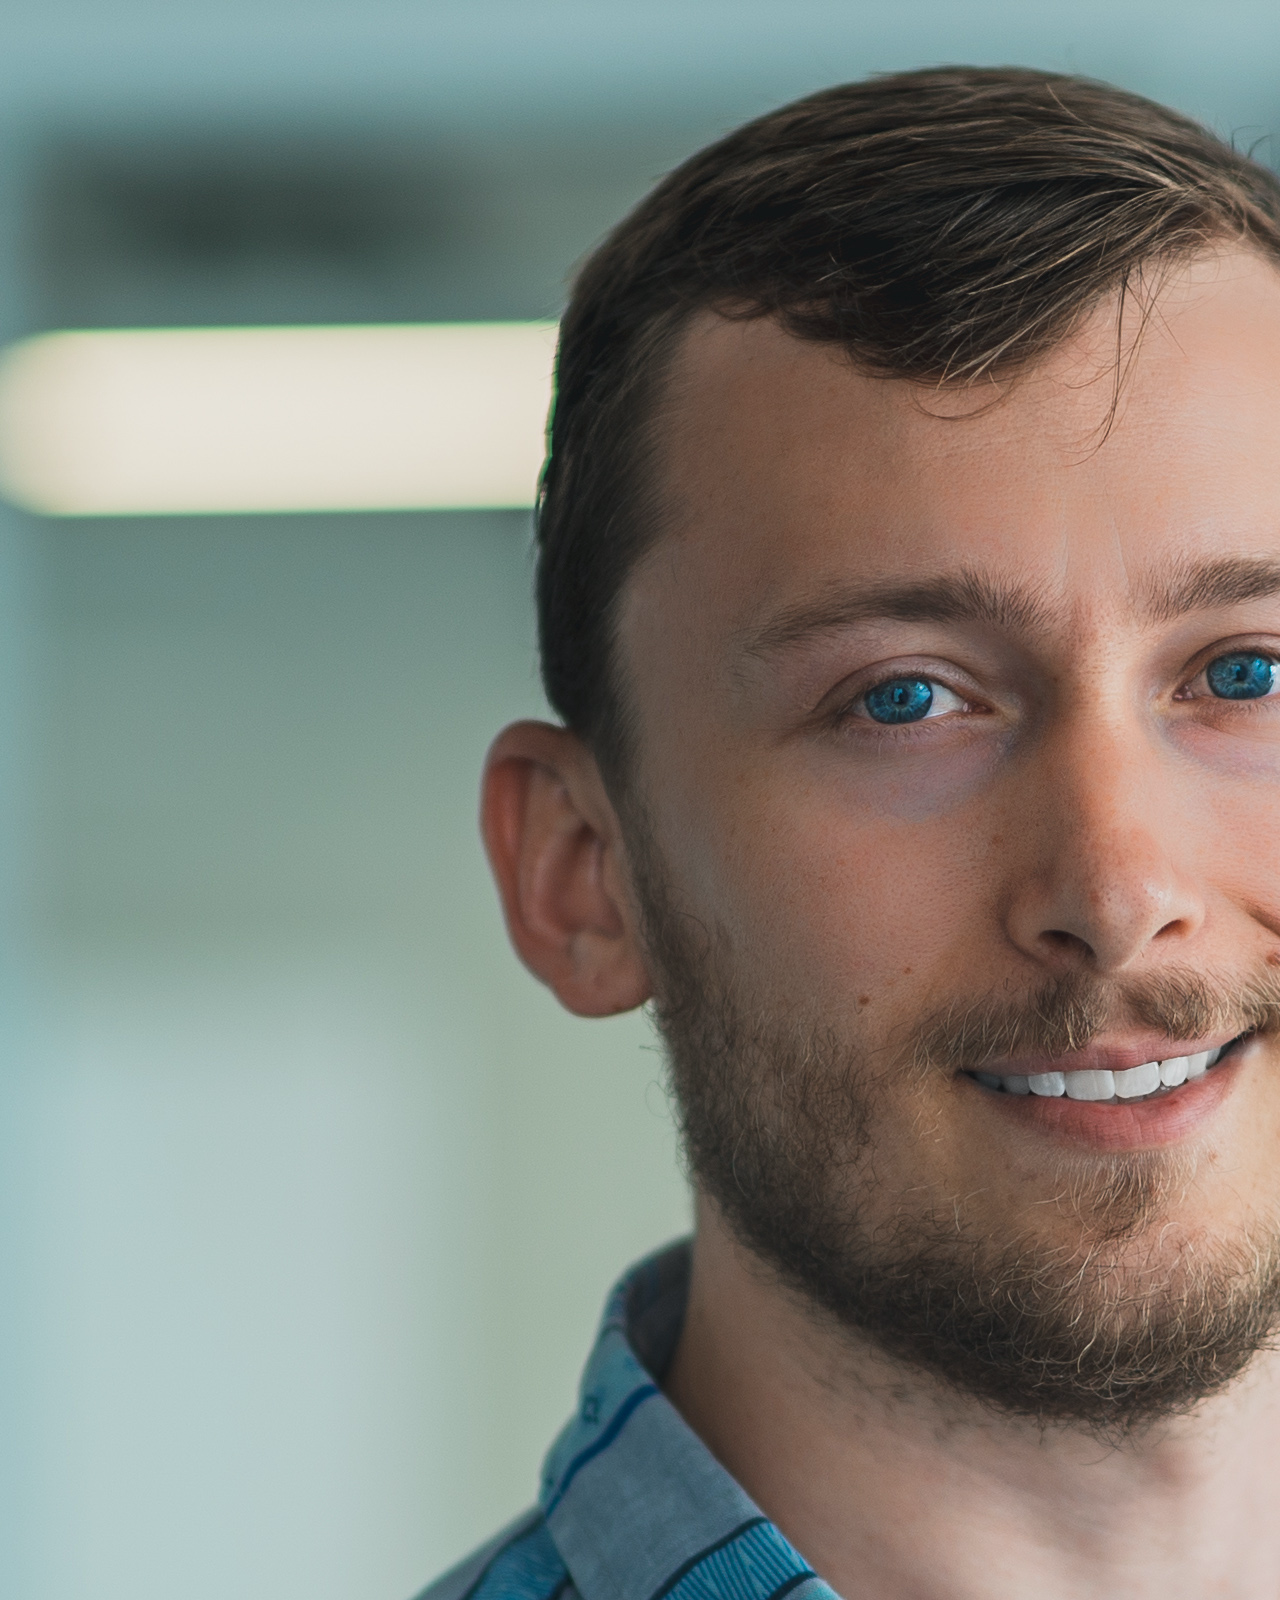
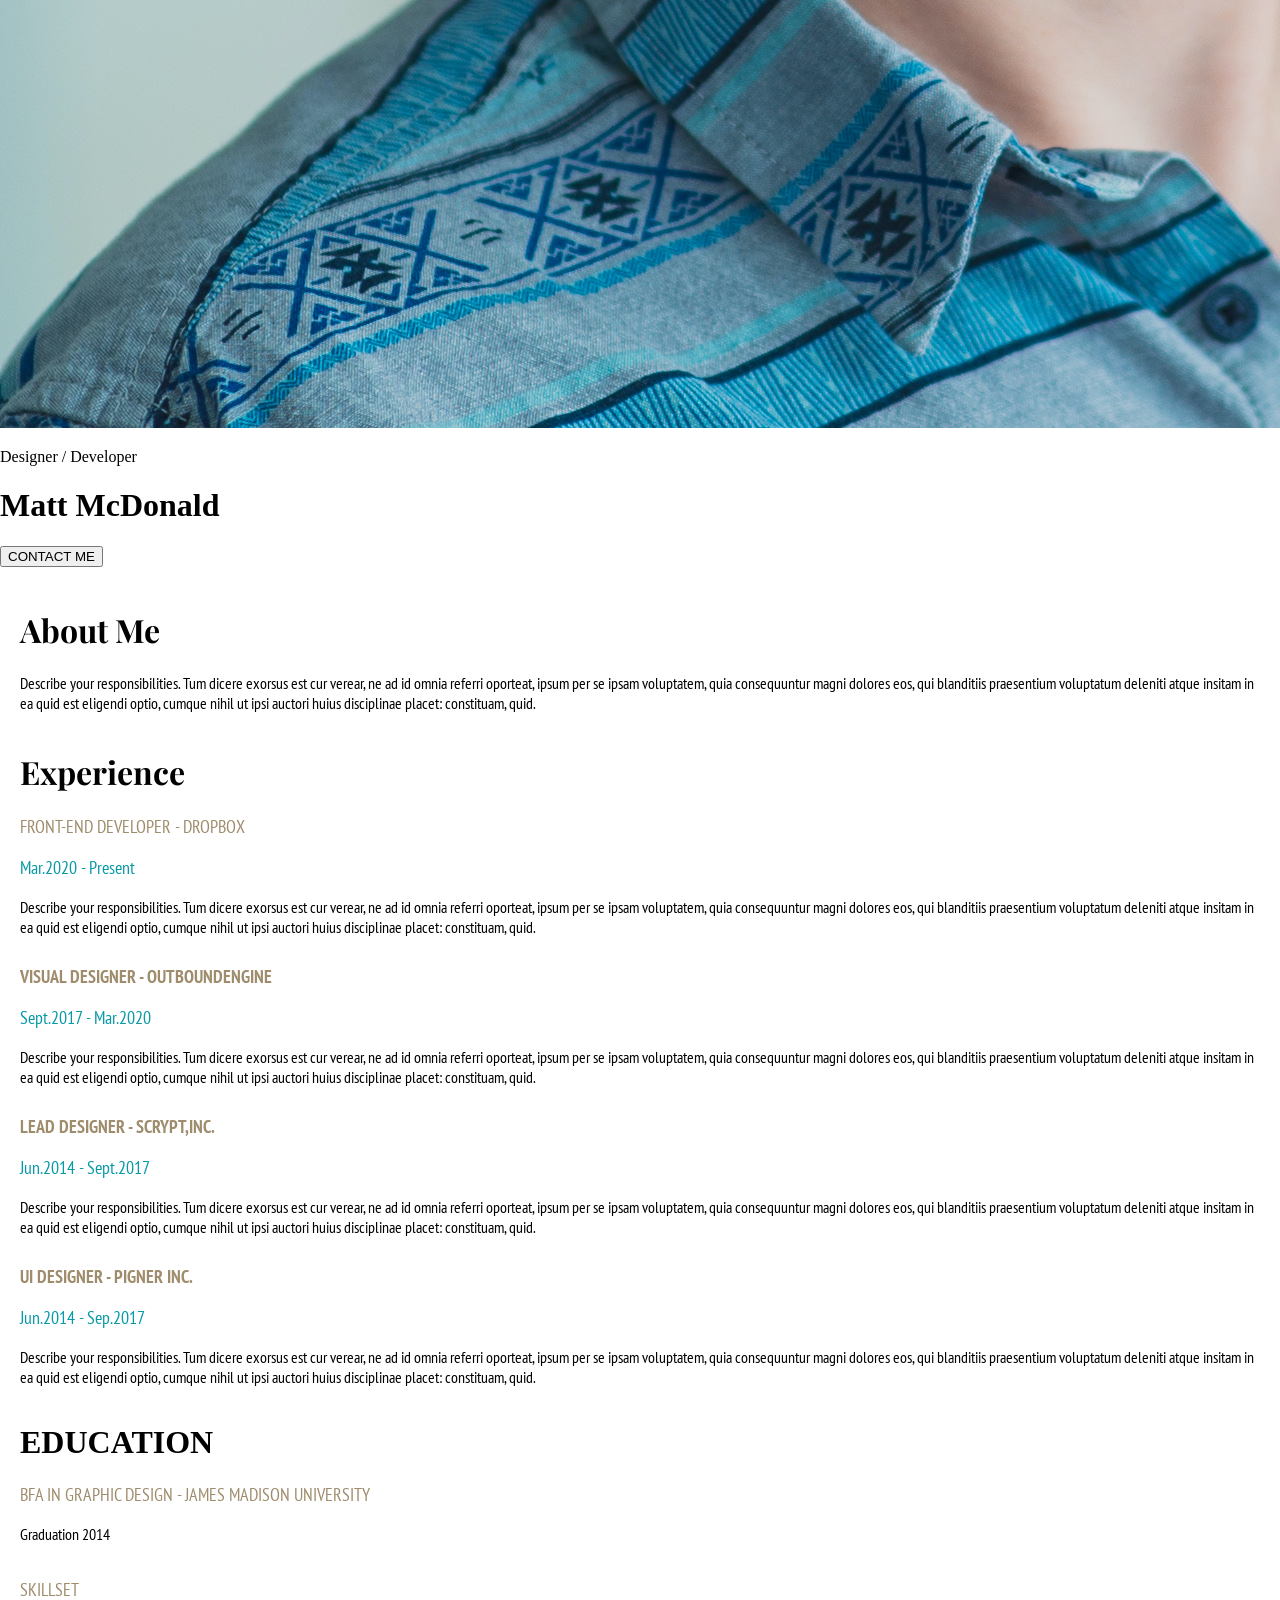
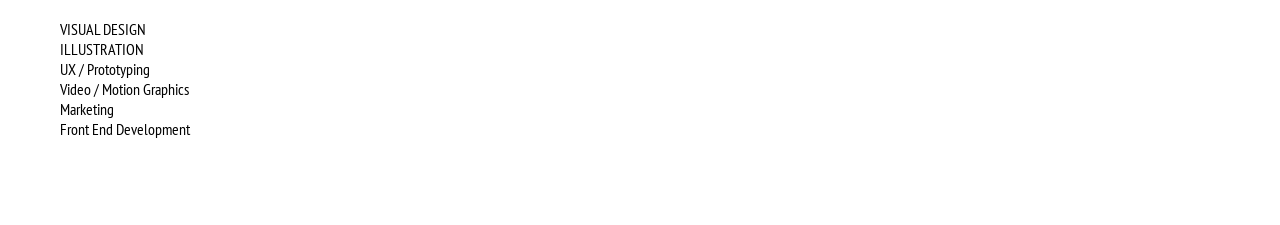
<file: index.html>
<!doctype html>
<html lang="en">
  <head>
    <meta charset="UTF-8" />
    <meta name="viewport" content="width=device-width, initial-scale=1.0" />
    <title>Document</title>
    <link rel="stylesheet" href="style.css" />
    <link rel="preconnect" href="https://fonts.googleapis.com" />
    <link rel="preconnect" href="https://fonts.gstatic.com" crossorigin />
    <link
      href="https://fonts.googleapis.com/css2?family=PT+Sans+Narrow:wght@400;700&family=Playfair+Display:ital,wght@0,400..900;1,400..900&display=swap"
      rel="stylesheet"
    />
    <link rel="preconnect" href="https://fonts.googleapis.com" />
    <link rel="preconnect" href="https://fonts.gstatic.com" crossorigin />
    <link
      href="https://fonts.googleapis.com/css2?family=PT+Sans+Narrow:wght@400;700&family=Playfair+Display:ital,wght@0,400..900;1,400..900&display=swap"
      rel="stylesheet"
    />
  </head>
  <body>
    <div class="container-header">
      <img src="images/MattMcdonald.png" alt="" />
      <p>Designer / Developer</p>
      <h1>Matt McDonald</h1>
      <button class="boton">CONTACT ME</button>
    </div>
    <div class="container-main">
      <div class="text1">
        <h1>About Me</h1>
        <p class="texto1">
          Describe your responsibilities. Tum dicere exorsus est cur verear, ne
          ad id omnia referri oporteat, ipsum per se ipsam voluptatem, quia
          consequuntur magni dolores eos, qui blanditiis praesentium voluptatum
          deleniti atque insitam in ea quid est eligendi optio, cumque nihil ut
          ipsi auctori huius disciplinae placet: constituam, quid.
        </p>
      </div>
      <div class="rectangle"></div>
      <div class="text2">
        <h1>Experience</h1>
        <p class="textlike">FRONT-END DEVELOPER - DROPBOX</p>
        <p class="textp">Mar.2020 - Present</p>
        <p class="texto2">
          Describe your responsibilities. Tum dicere exorsus est cur verear, ne
          ad id omnia referri oporteat, ipsum per se ipsam voluptatem, quia
          consequuntur magni dolores eos, qui blanditiis praesentium voluptatum
          deleniti atque insitam in ea quid est eligendi optio, cumque nihil ut
          ipsi auctori huius disciplinae placet: constituam, quid.
        </p>
      </div>
      <div class="text3">
        <h1 class="textlike">VISUAL DESIGNER - OUTBOUNDENGINE</h1>
        <p class="textp">Sept.2017 - Mar.2020</p>
        <p class="texto3">
          Describe your responsibilities. Tum dicere exorsus est cur verear, ne
          ad id omnia referri oporteat, ipsum per se ipsam voluptatem, quia
          consequuntur magni dolores eos, qui blanditiis praesentium voluptatum
          deleniti atque insitam in ea quid est eligendi optio, cumque nihil ut
          ipsi auctori huius disciplinae placet: constituam, quid.
        </p>
      </div>
      <div class="text4">
        <h1 class="textlike">LEAD DESIGNER - SCRYPT,INC.</h1>
        <p class="textp">Jun.2014 - Sept.2017</p>
        <p class="texto4">
          Describe your responsibilities. Tum dicere exorsus est cur verear, ne
          ad id omnia referri oporteat, ipsum per se ipsam voluptatem, quia
          consequuntur magni dolores eos, qui blanditiis praesentium voluptatum
          deleniti atque insitam in ea quid est eligendi optio, cumque nihil ut
          ipsi auctori huius disciplinae placet: constituam, quid.
        </p>
      </div>
      <div class="text5">
        <h1 class="textlike">UI DESIGNER - PIGNER INC.</h1>
        <p class="textp">Jun.2014 - Sep.2017</p>
        <p class="texto5">
          Describe your responsibilities. Tum dicere exorsus est cur verear, ne
          ad id omnia referri oporteat, ipsum per se ipsam voluptatem, quia
          consequuntur magni dolores eos, qui blanditiis praesentium voluptatum
          deleniti atque insitam in ea quid est eligendi optio, cumque nihil ut
          ipsi auctori huius disciplinae placet: constituam, quid.
        </p>
      </div>
      <div class="text6">
        <h1>EDUCATION</h1>
        <p class="textlike">BFA IN GRAPHIC DESIGN - JAMES MADISON UNIVERSITY</p>
        <p class="texto6">Graduation 2014</p>
      </div>
      <div class="rectangle"></div>

      <div class="text7">
        <p class="textlike">SKILLSET</p>
        <nav>
          <ul>
            <li>VISUAL DESIGN</li>
            <li>ILLUSTRATION</li>
            <li>UX / Prototyping</li>
            <li>Video / Motion Graphics</li>
            <li>Marketing</li>
            <li>Front End Development</li>
          </ul>
        </nav>
      </div>
    </div>
  </body>
</html>
</file>
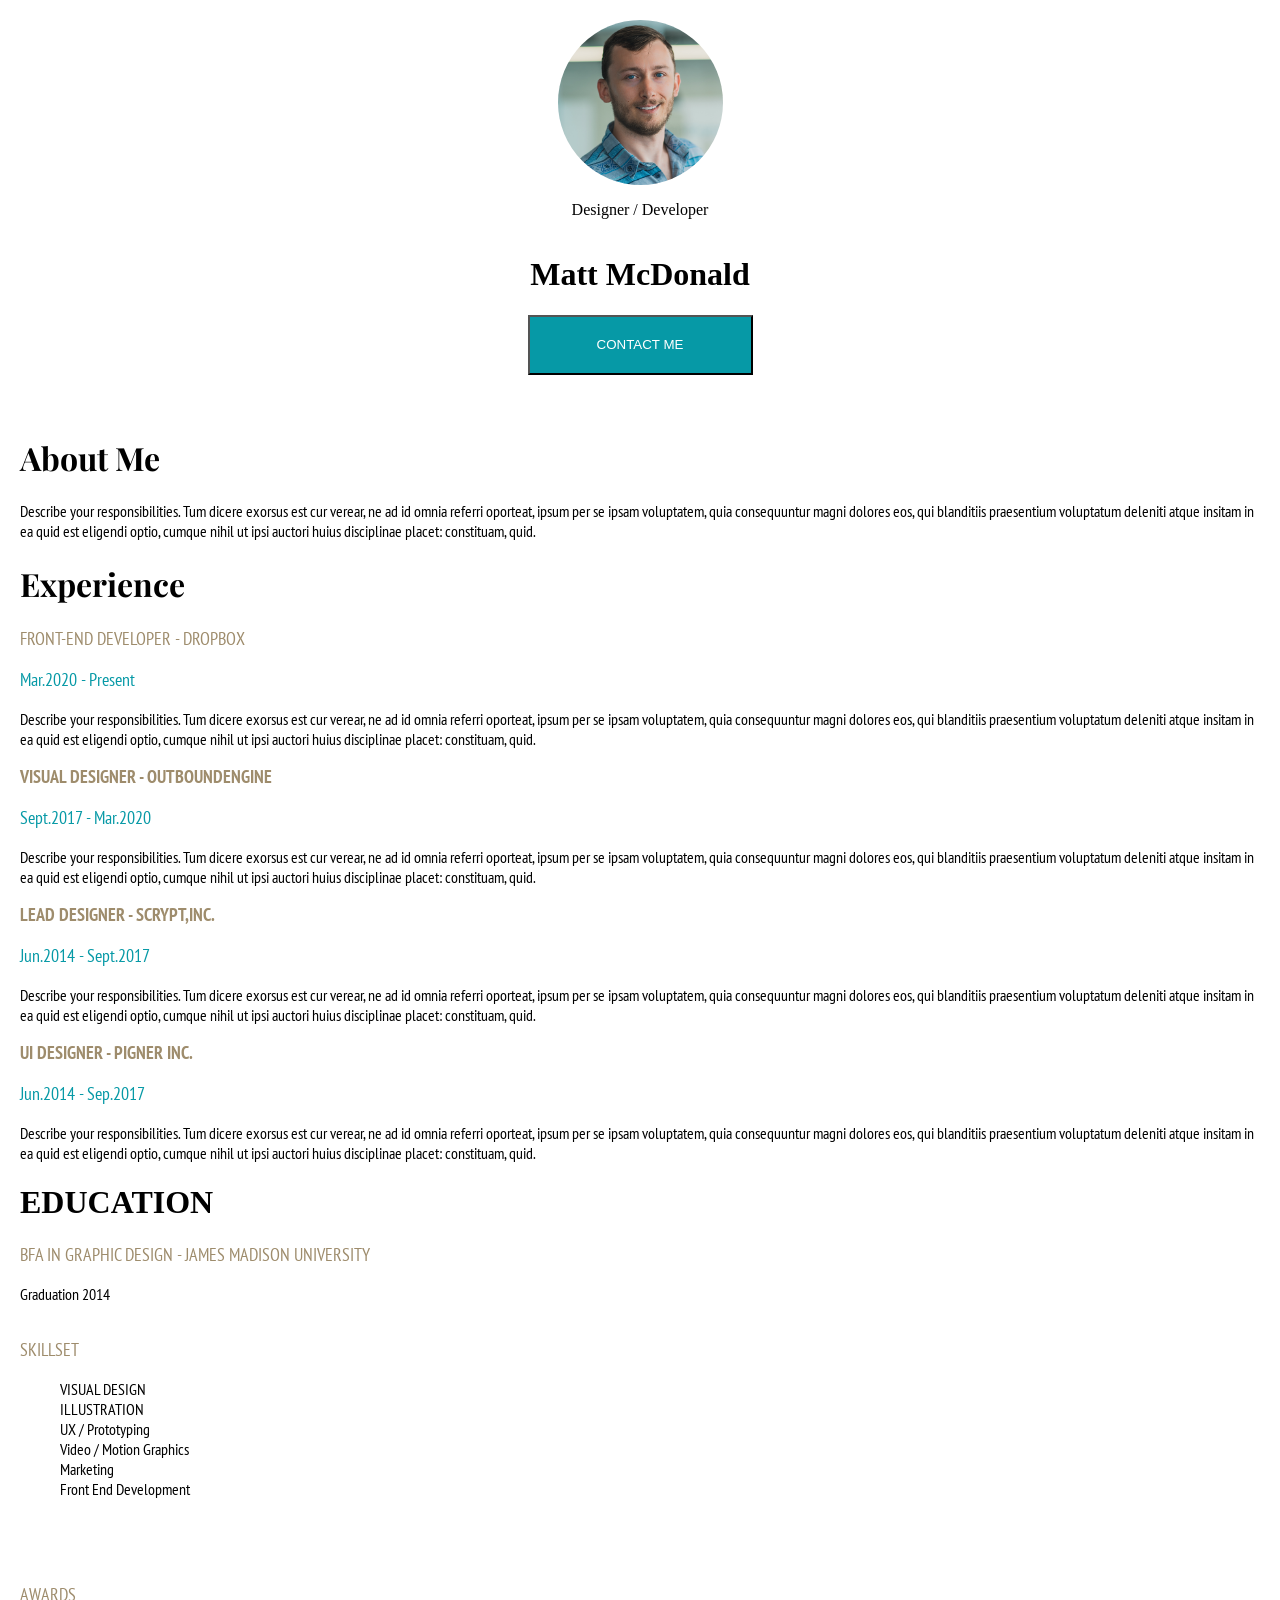
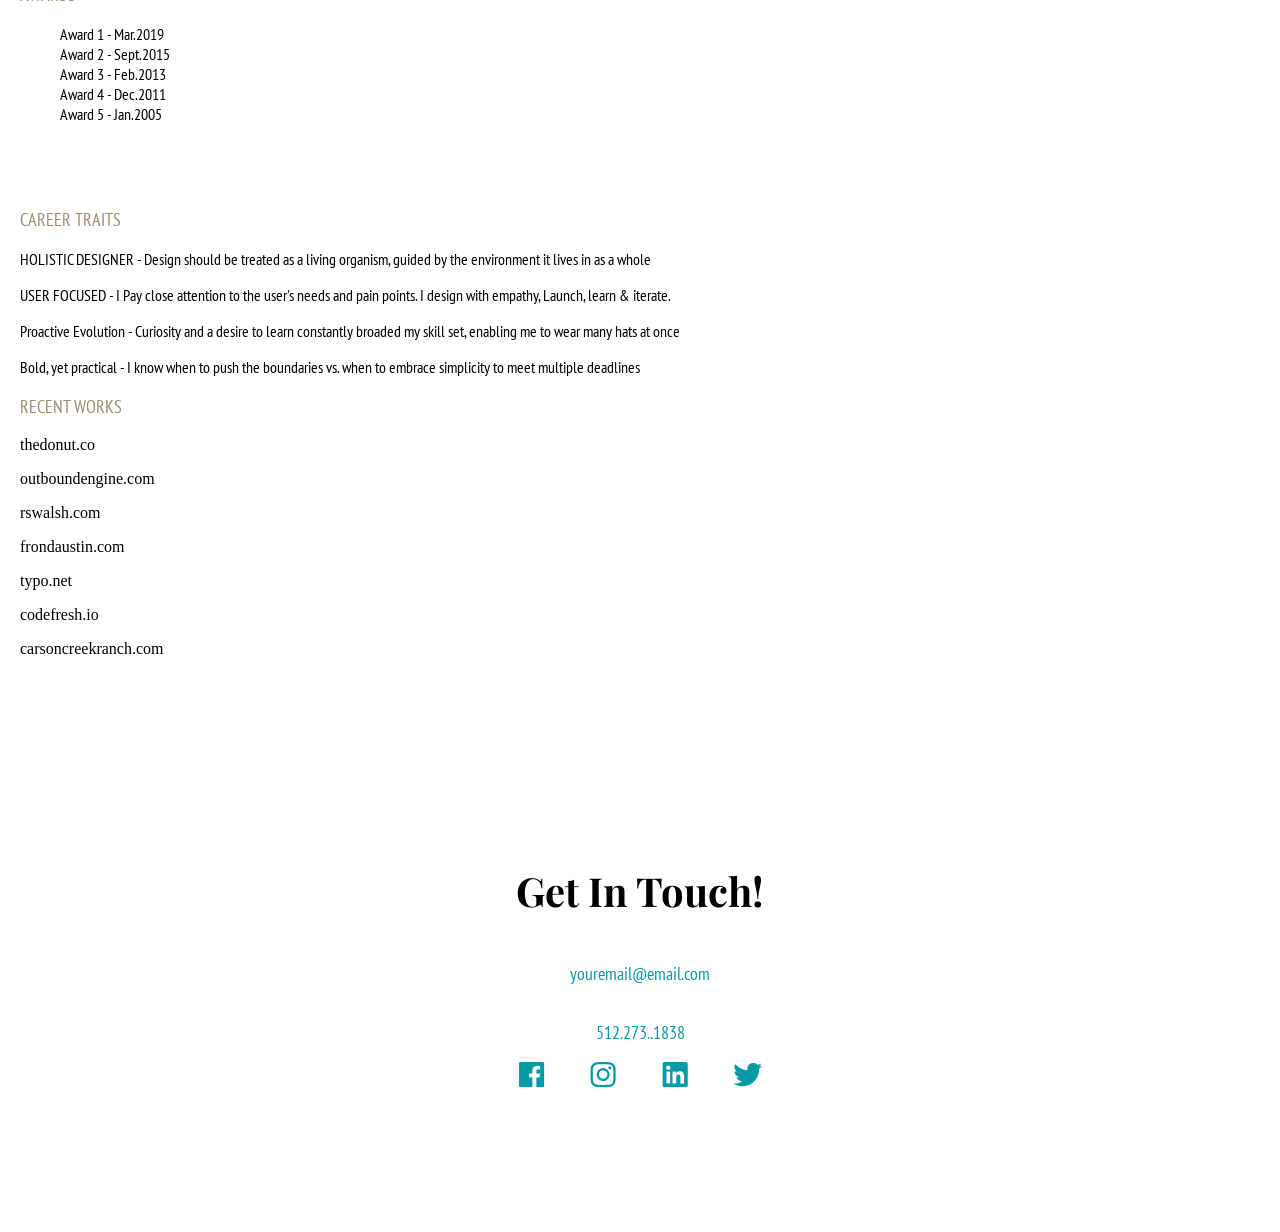
<file: index2.html>
<!doctype html>
<html lang="en">
  <head>
    <meta charset="UTF-8" />
    <meta name="viewport" content="width=device-width, initial-scale=1.0" />
    <title>Document</title>
    <link rel="stylesheet" href="style.css" />
    <link rel="preconnect" href="https://fonts.googleapis.com" />
    <link rel="preconnect" href="https://fonts.gstatic.com" crossorigin />
    <link
      href="https://fonts.googleapis.com/css2?family=PT+Sans+Narrow:wght@400;700&family=Playfair+Display:ital,wght@0,400..900;1,400..900&display=swap"
      rel="stylesheet"
    />
    <link rel="preconnect" href="https://fonts.googleapis.com" />
    <link rel="preconnect" href="https://fonts.gstatic.com" crossorigin />
    <link
      href="https://fonts.googleapis.com/css2?family=PT+Sans+Narrow:wght@400;700&family=Playfair+Display:ital,wght@0,400..900;1,400..900&display=swap"
      rel="stylesheet"
    />
  </head>
  <body>
    <header>
      <img src="images/MattMcdonald.png" alt="" />
      <p>Designer / Developer</p>
      <h1>Matt McDonald</h1>
      <button class="boton">CONTACT ME</button>
    </header>
    <main class="container-main">
      
      <div class="derecha">
        <div class="text1">
          <h1>About Me</h1>
          <p class="texto1">
            Describe your responsibilities. Tum dicere exorsus est cur verear,
            ne ad id omnia referri oporteat, ipsum per se ipsam voluptatem, quia
            consequuntur magni dolores eos, qui blanditiis praesentium
            voluptatum deleniti atque insitam in ea quid est eligendi optio,
            cumque nihil ut ipsi auctori huius disciplinae placet: constituam,
            quid.
          </p>
        </div>
        <div class="rectangle"></div>
        <div class="text2">
          <h1>Experience</h1>
          <p class="textlike">FRONT-END DEVELOPER - DROPBOX</p>
          <p class="textp">Mar.2020 - Present</p>
          <p class="texto2">
            Describe your responsibilities. Tum dicere exorsus est cur verear,
            ne ad id omnia referri oporteat, ipsum per se ipsam voluptatem, quia
            consequuntur magni dolores eos, qui blanditiis praesentium
            voluptatum deleniti atque insitam in ea quid est eligendi optio,
            cumque nihil ut ipsi auctori huius disciplinae placet: constituam,
            quid.
          </p>
        </div>
        <div class="text3">
          <h1 class="textlike">VISUAL DESIGNER - OUTBOUNDENGINE</h1>
          <p class="textp">Sept.2017 - Mar.2020</p>
          <p class="texto3">
            Describe your responsibilities. Tum dicere exorsus est cur verear,
            ne ad id omnia referri oporteat, ipsum per se ipsam voluptatem, quia
            consequuntur magni dolores eos, qui blanditiis praesentium
            voluptatum deleniti atque insitam in ea quid est eligendi optio,
            cumque nihil ut ipsi auctori huius disciplinae placet: constituam,
            quid.
          </p>
        </div>
        <div class="text4">
          <h1 class="textlike">LEAD DESIGNER - SCRYPT,INC.</h1>
          <p class="textp">Jun.2014 - Sept.2017</p>
          <p class="texto4">
            Describe your responsibilities. Tum dicere exorsus est cur verear,
            ne ad id omnia referri oporteat, ipsum per se ipsam voluptatem, quia
            consequuntur magni dolores eos, qui blanditiis praesentium
            voluptatum deleniti atque insitam in ea quid est eligendi optio,
            cumque nihil ut ipsi auctori huius disciplinae placet: constituam,
            quid.
          </p>
        </div>
        <div class="text5">
          <h1 class="textlike">UI DESIGNER - PIGNER INC.</h1>
          <p class="textp">Jun.2014 - Sep.2017</p>
          <p class="texto5">
            Describe your responsibilities. Tum dicere exorsus est cur verear,
            ne ad id omnia referri oporteat, ipsum per se ipsam voluptatem, quia
            consequuntur magni dolores eos, qui blanditiis praesentium
            voluptatum deleniti atque insitam in ea quid est eligendi optio,
            cumque nihil ut ipsi auctori huius disciplinae placet: constituam,
            quid.
          </p>
        </div>
        <div class="text6">
          <h1>EDUCATION</h1>
          <p class="textlike">
            BFA IN GRAPHIC DESIGN - JAMES MADISON UNIVERSITY
          </p>
          <p class="texto6">Graduation 2014</p>
        </div>
        <div class="rectangle"></div>
      </div>

      <div class="izquierda">
        <div class="text7">
          <p class="textlike">SKILLSET</p>
          <nav>
            <ul>
              <li>VISUAL DESIGN</li>
              <li>ILLUSTRATION</li>
              <li>UX / Prototyping</li>
              <li>Video / Motion Graphics</li>
              <li>Marketing</li>
              <li>Front End Development</li>
            </ul>
          </nav>
        </div>
        <div class="text8">
          <p class="textlike">AWARDS</p>
          <nav>
            <ul>
              <li>Award 1 - Mar.2019</li>
              <li>Award 2 - Sept.2015</li>
              <li>Award 3 - Feb.2013</li>
              <li>Award 4 - Dec.2011</li>
              <li>Award 5 - Jan.2005</li>
            </ul>
          </nav>
        </div>
        <div class="text9">
          <p class="textlike">CAREER TRAITS</p>
          <p>
            HOLISTIC DESIGNER - Design should be treated as a living organism,
            guided by the environment it lives in as a whole
          </p>
          <p>
            USER FOCUSED - I Pay close attention to the user's needs and pain
            points. I design with empathy, Launch, learn & iterate.
          </p>
          <p>
            Proactive Evolution - Curiosity and a desire to learn constantly
            broaded my skill set, enabling me to wear many hats at once
          </p>
          <p>
            Bold, yet practical - I know when to push the boundaries vs. when to
            embrace simplicity to meet multiple deadlines
          </p>
        </div>
        <div class="text10">
          <p class="textlike">RECENT WORKS</p>
          <p class="text">thedonut.co</p>
          <p class="text">outboundengine.com</p>
          <p class="text">rswalsh.com</p>
          <p class="text">frondaustin.com</p>
          <p class="text">typo.net</p>
          <p class="text">codefresh.io</p>
          <p class="text">carsoncreekranch.com</p>
        </div>
      </div>

    </main>
    <footer>
      <h1 class="texth">Get In Touch!</h1>
      <p class="textp">youremail@email.com</p>
      <p class="textp">512.273..1838</p>
      <img src="images/Group 4.png" alt="" />
    </footer>
  </body>
</html>
</file>
<file: style.css>
body {
  margin: 0;
  padding: 0;
}

header {
  display: flex;
  flex-direction: column;
  align-items: center;
  padding: 20px;
}

.container-main {
  display: flex;
  flex-direction: column;
  padding: 20px;
}

footer {
  padding: 20px;
}

header img {
  width: 165px;
  height: 165px;
  border-radius: 175px;
}

header button {
  width: 225px;
  height: 60px;
  background-color: #0699a6;
  color: #ffffff;
  cursor: pointer;
}

footer {
  display: flex;
  flex-direction: column;
  align-items: center;
}

.texth {
  font-family: "Playfair Display";
  font-size: 40px;
}

.textp {
  font-family: "Playfair Display";
  font-size: 26px;
  color: #0699a6;
}

.textlike {
  font-family: "PT Sans Narrow";
  color: #9e8c6c;
  font-size: 18px;
}

.text1 h1 {
  font-family: "Playfair Display";
}

.texto1 {
  font-family: "PT Sans Narrow";
}

.rectangle {
  background-color: #0699a6;
}

.text2 h1 {
  font-family: "Playfair Display";
  font-size: 32px;
}

.texto2 {
  font-family: "PT Sans Narrow";
}

.textp {
  font-family: "PT Sans Narrow";
  font-size: 18px;
}

.text3 {
  font-family: "PT Sans Narrow";
}

.texto3 {
  font-family: "PT Sans Narrow";
}

.texto4 {
  font-family: "PT Sans Narrow";
}

.texto5 {
  font-family: "PT Sans Narrow";
}

.texto6 {
  font-family: "PT Sans Narrow";
}

.text7 {
  font-family: "PT Sans Narrow";
  padding-bottom: 50px;
}

.text7 nav ul {
  list-style: none;
  font-family: "PT Sans Narrow";
}

.text8 {
  font-family: "PT Sans Narrow";
  padding-bottom: 50px;
}

.text8 nav ul {
  list-style: none;
  font-family: "PT Sans Narrow";
}

.text9 {
  font-family: "PT Sans Narrow";
}

@media (min-width: 768px) {
  main {
    padding: 114px;
  }
  footer {
    padding: 144px;
  }
}

@media (min-width: 1440px) {

    .container-main {
        display: flex;
        flex-direction: row;
        gap: 50px;
        padding: 50px;
        align-items: flex-start;
    }

    .izquierda {
        order: 1;
    }

    .derecha {
        order: 2;
    }

    footer {
        padding: 144px;
    }
}
</file>
